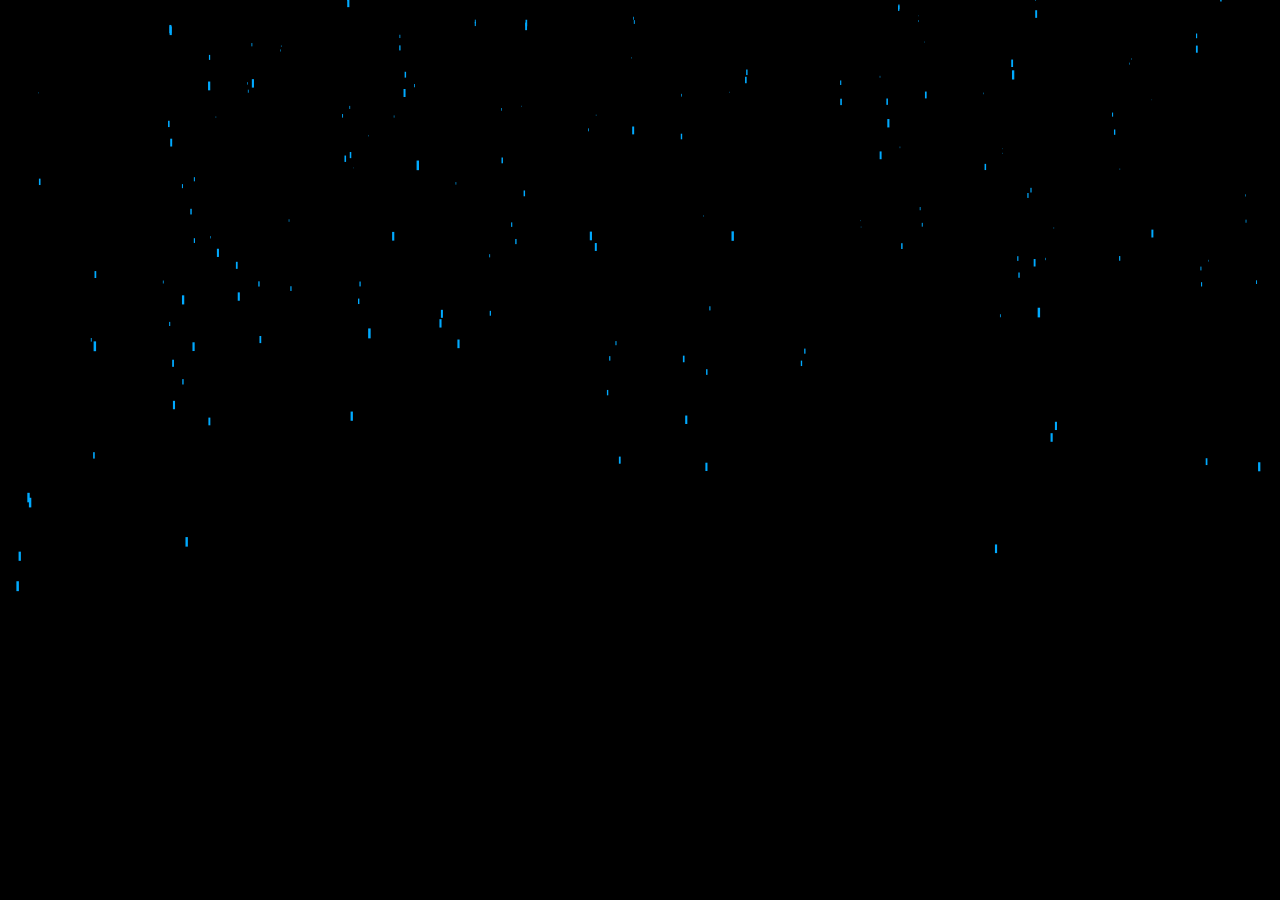
<file: blue partical rain/index.html>
<!DOCTYPE html>
<html lang="en">
<head>
    <meta charset="UTF-8">
    <meta name="viewport" content="width=device-width, initial-scale=1.0">
    <title>Document</title>
</head>
<body>
    <canvas id="canvas" style="position : absolute; top : 0px; left : 0px;"></canvas>
    <script type="text/javascript" src="http://sheepeuh.com/rain/dat.gui.js"></script>
    <script src="./script.js"></script>
</body>
</html>
</file>
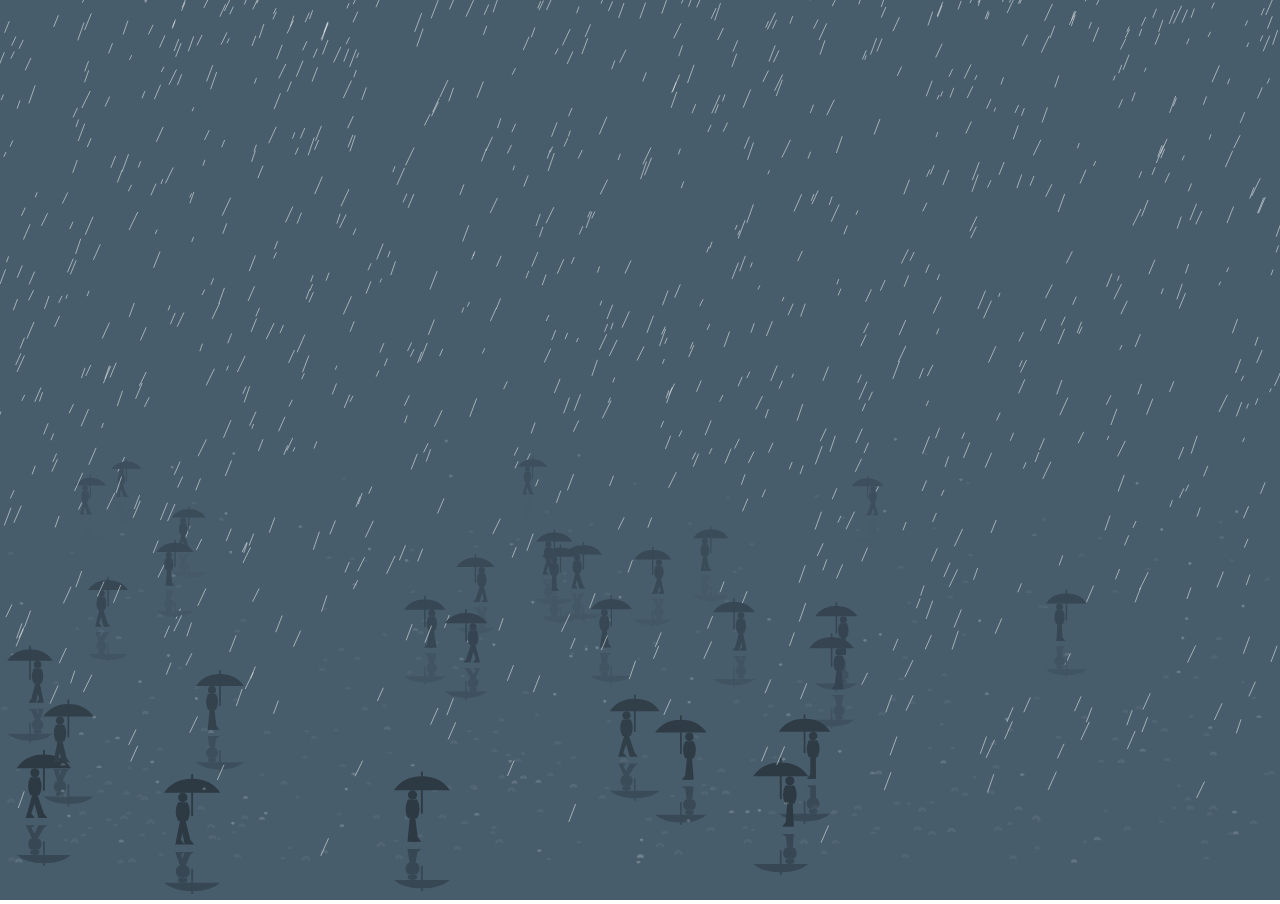
<file: rainy season/index.html>
<!DOCTYPE html>
<html lang="en">

<head>
    <meta charset="UTF-8">
    <meta name="viewport" content="width=device-width, initial-scale=1.0">
    <title>Document</title>
    <style>
        html,
        body {
            width: 100%;
            height: 100%;
            margin: 0;
            padding: 0;
            overflow: hidden;
        }

        .container {
            width: 100%;
            height: 100%;
            margin: 0;
            padding: 0;
        }
    </style>
    <script src="https://ajax.googleapis.com/ajax/libs/jquery/3.6.4/jquery.min.js"></script>
</head>

<body>
    <div id="jsi-rain-container" class="container"></div>
</body>
<script src="./script.js"></script>

</html>
</file>
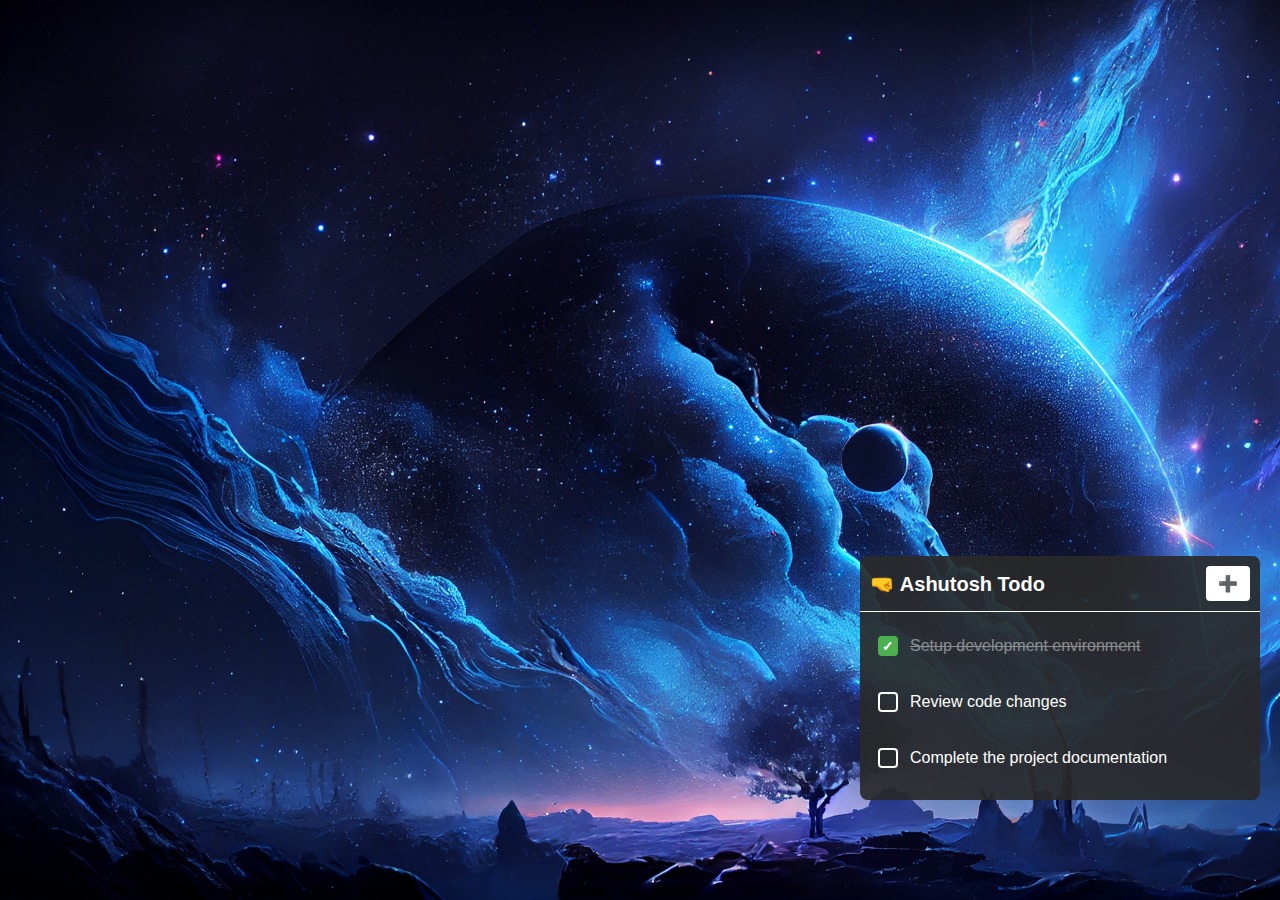
<file: Todo/index.html>
<!DOCTYPE html>
<html lang="en">
<head>
    <meta charset="UTF-8">
    <meta name="viewport" content="width=device-width, initial-scale=1.0">
    <title>Todo App</title>
    <link rel="stylesheet" href="style.css">
</head>
<body>
    <div class="todo-card">
        <div class="todo-header">
            <h1>🤜 Ashutosh Todo</h1>
            <button id="addBtn">➕</button>
        </div>
        <div class="todo-body">
            <!-- Add todo input field (initially hidden) -->
            <div class="add-todo-container" id="addTodoContainer">
                <div class="add-todo-input">
                    <input type="text" id="todoInput" placeholder="Enter your todo...">
                    <div class="add-todo-buttons">
                        <button id="saveBtn">✓</button>
                        <button id="cancelBtn">✕</button>
                    </div>
                </div>
            </div>

            <!-- Existing todos -->
            <div class="todo-item">
                <div class="todo-checkbox">
                    <input type="checkbox" id="todo1">
                </div>
                <div class="todo-text">
                    <p>Complete the project documentation</p>
                </div>
                <div class="todo-actions">
                    <button class="delete-btn">🗑️</button>
                </div>
            </div>
            <div class="todo-item">
                <div class="todo-checkbox">
                    <input type="checkbox" id="todo2">
                </div>
                <div class="todo-text">
                    <p>Review code changes</p>
                </div>
                <div class="todo-actions">
                    <button class="delete-btn">🗑️</button>
                </div>
            </div>
            <div class="todo-item completed">
                <div class="todo-checkbox">
                    <input type="checkbox" id="todo3" checked>
                </div>
                <div class="todo-text">
                    <p>Setup development environment</p>
                </div>
                <div class="todo-actions">
                    <button class="delete-btn">🗑️</button>
                </div>
            </div>
        </div>
    </div>

    <!-- Custom Alert Modal -->
    <div class="custom-alert-overlay" id="customAlertOverlay">
        <div class="custom-alert">
            <div class="custom-alert-header">
                <h3 id="customAlertTitle">Alert</h3>
            </div>
            <div class="custom-alert-body">
                <p id="customAlertMessage"></p>
            </div>
            <div class="custom-alert-footer">
                <button id="customAlertOk" class="alert-btn alert-btn-primary">OK</button>
                <button id="customAlertCancel" class="alert-btn alert-btn-secondary" style="display: none;">Cancel</button>
            </div>
        </div>
    </div>
</body>
<script src="./script.js"></script>
</html>
</file>
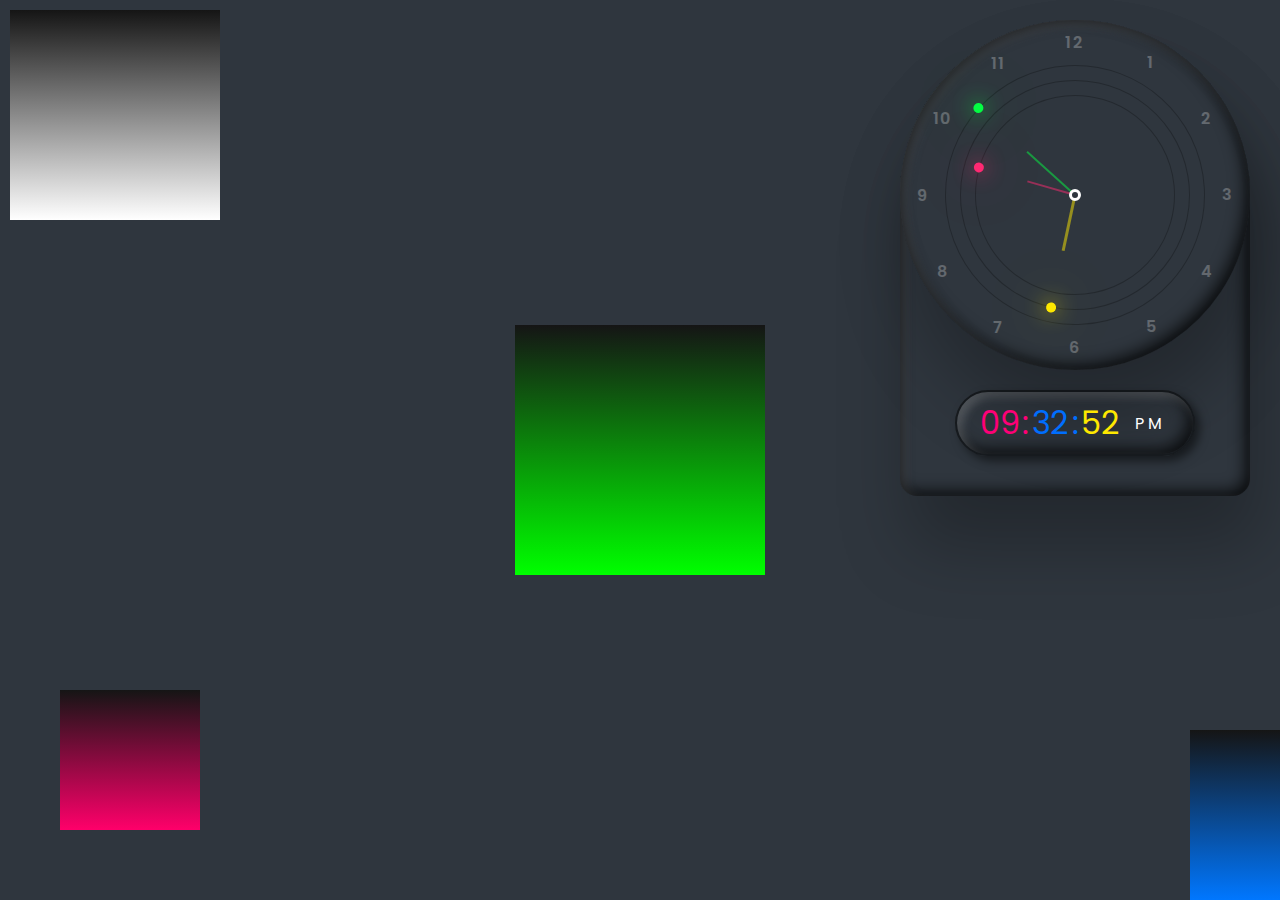
<file: clock/clock.html>
<!DOCTYPE html>
<html lang="en">

<head>
    <meta charset="UTF-8">
    <meta name="viewport" content="width=device-width, initial-scale=1.0">
    <title>Lively wallpaper</title>
    <meta name="description" content="Wallpaper with cubes and real-time clock">
    <link rel="stylesheet" href="style.css">
</head>

<body>

    <div class="cube" style="--cube-color: #0f0;">
        <div class="top"></div>
        <div>
            <span style="--i:0;"></span>
            <span style="--i:1;"></span>
            <span style="--i:2;"></span>
            <span style="--i:3;"></span>
        </div>
    </div>

    <div class="cube1" style="--cube-color: #ffffff;animation-duration: 7.4s;">
        <div class="top1"></div>
        <div>
            <span style="--i:0;"></span>
            <span style="--i:1;"></span>
            <span style="--i:2;"></span>
            <span style="--i:3;"></span>
        </div>
    </div>

    <div class="cube2" style="--cube-color: #0077ff;animation-duration: 9.9s;">
        <div class="top2"></div>
        <div>
            <span style="--i:0;"></span>
            <span style="--i:1;"></span>
            <span style="--i:2;"></span>
            <span style="--i:3;"></span>
        </div>
    </div>

    <div class="cube3" style="--cube-color: #ff006a;animation-duration: 5.9s;">
        <div class="top3"></div>
        <div>
            <span style="--i:0;"></span>
            <span style="--i:1;"></span>
            <span style="--i:2;"></span>
            <span style="--i:3;"></span>
        </div>
    </div>

    <div class="container">
        <!-- analog clock -->
        <div class="clock">

            <div class="circle" style="--clr: #04fc43;" id="sec"><i></i></div>
            <div class="circle circle2" style="--clr: #fee800;" id="min"><i></i></div>
            <div class="circle circle3" style="--clr: #ff2972;" id="hr"><i></i></div>
            
            <span style="--i:1;"><strong>1</strong></span>
            <span style="--i:2;"><strong>2</strong></span>
            <span style="--i:3;"><strong>3</strong></span>
            <span style="--i:4;"><strong>4</strong></span>
            <span style="--i:5;"><strong>5</strong></span>
            <span style="--i:6;"><strong>6</strong></span>
            <span style="--i:7;"><strong>7</strong></span>
            <span style="--i:8;"><strong>8</strong></span>
            <span style="--i:9;"><strong>9</strong></span>
            <span style="--i:10;"><strong>10</strong></span>
            <span style="--i:11;"><strong>11</strong></span>
            <span style="--i:12;"><strong>12</strong></span>
            
        </div>

        <!-- digital clock -->
        <div id="time">
            <div id="hour" style="--clr: #fe0077;">00</div>
            <div id="minute" style="--clr: #006efe;">00</div>
            <div id="second" style="--clr: #fee800;">00</div>
            <div id="ampm" style="--clr: #ffffff;">AM</div>
        </div>
    </div>
</body>
<script src="script.js"></script>
</html>
</file>
<file: Todo/style.css>
* {
	margin: 0;
	padding: 0;
	box-sizing: border-box;
}

*::selection {
	color: #fff200;
}

body {
	background: url(./bg.jpg) no-repeat;
	background-size: cover;
	display: flex;
	justify-content: end;
	align-items: end;
	min-height: 100vh;
	font-family: 'Poppins', sans-serif;

	.todo-card {
		width: 400px;
		background: #2a2929b3;
		border-radius: 8px;
		margin: 0 20px 100px 0;

		.todo-header {
			padding: 10px;
			background: #2a2929b3;
			border-bottom: 1px solid #fff;
			border-top-left-radius: 8px;
			border-top-right-radius: 8px;
			display: flex;
			justify-content: space-between;
			align-items: center;

			h1 {
				color: #fff;
				font-size: 20px;
			}

			button {
				background: #fff;
				border: none;
				outline: none;
				cursor: pointer;
				padding: 8px 12px;
				border-radius: 4px;
				font-size: 16px;
				transition: all 0.3s ease;

				&:hover {
					background: #f0f0f0;
					transform: scale(1.05);
				}
			}
		}

		.todo-body {
			padding: 10px;
			background: #2a2929b3;
			border-bottom-left-radius: 8px;
			border-bottom-right-radius: 8px;
			color: #fff;
			font-size: 16px;
			max-height: 500px;
			overflow-y: auto;

			.add-todo-container {
				display: none;
				margin-bottom: 12px;
				animation: slideDown 0.3s ease;

				&.show {
					display: block;
				}

				.add-todo-input {
					display: flex;
					align-items: center;
					gap: 8px;
					padding: 8px;
					background: rgba(255, 255, 255, 0.1);
					border-radius: 6px;
					border: 1px solid rgba(255, 255, 255, 0.2);

					input {
						flex: 1;
						background: transparent;
						border: none;
						outline: none;
						color: #fff;
						font-size: 14px;
						padding: 8px;

						&::placeholder {
							color: rgba(255, 255, 255, 0.6);
						}
					}

					.add-todo-buttons {
						display: flex;
						gap: 4px;

						button {
							background: transparent;
							border: 1px solid rgba(255, 255, 255, 0.3);
							color: #fff;
							cursor: pointer;
							padding: 6px 8px;
							border-radius: 4px;
							font-size: 12px;
							transition: all 0.3s ease;

							&#saveBtn {
								&:hover {
									background: #4CAF50;
									border-color: #4CAF50;
								}
							}

							&#cancelBtn {
								&:hover {
									background: #f44336;
									border-color: #f44336;
								}
							}
						}
					}
				}
			}

			.todo-item {
				display: flex;
				align-items: center;
				gap: 12px;
				padding: 12px 8px;
				border-radius: 6px;
				margin-bottom: 8px;
				transition: all 0.3s ease;
				animation: fadeIn 0.3s ease;

				&:hover {
					background: rgba(255, 255, 255, 0.05);

					.todo-actions {
						opacity: 1;
					}
				}

				.todo-checkbox {
					position: relative;
					display: flex;
					align-items: center;

					input[type="checkbox"] {
						appearance: none;
						width: 20px;
						height: 20px;
						border: 2px solid #fff;
						border-radius: 4px;
						background: transparent;
						cursor: pointer;
						position: relative;
						transition: all 0.3s ease;

						&:checked {
							background: #4CAF50;
							border-color: #4CAF50;
						}

						&:checked::after {
							content: '✓';
							position: absolute;
							top: 50%;
							left: 50%;
							transform: translate(-50%, -50%);
							color: white;
							font-size: 14px;
							font-weight: bold;
						}

						&:hover {
							border-color: #4CAF50;
							box-shadow: 0 0 8px rgba(76, 175, 80, 0.3);
						}
					}
				}

				.todo-text {
					flex: 1;

					p {
						margin: 0;
						line-height: 1.4;
						transition: all 0.3s ease;
					}
				}

				.todo-actions {
					opacity: 0;
					transition: opacity 0.3s ease;

					.delete-btn {
						background: transparent;
						border: none;
						color: #ff6b6b;
						cursor: pointer;
						padding: 4px;
						border-radius: 4px;
						font-size: 14px;
						transition: all 0.3s ease;

						&:hover {
							background: rgba(255, 107, 107, 0.2);
							transform: scale(1.1);
						}
					}
				}

				&.completed {
					.todo-text p {
						text-decoration: line-through;
						opacity: 0.6;
						color: #ccc;
					}
				}

				&.removing {
					animation: slideOut 0.3s ease forwards;
				}
			}
		}
	}


	.custom-alert-overlay {
		position: fixed;
		top: 0;
		left: 0;
		width: 100%;
		height: 100%;
		background: rgba(0, 0, 0, 0.7);
		display: flex;
		justify-content: center;
		align-items: center;
		z-index: 1000;
		opacity: 0;
		visibility: hidden;
		transition: all 0.3s ease;

		&.show {
			opacity: 1;
			visibility: visible;

			.custom-alert {
				transform: scale(1);
				opacity: 1;
			}
		}

		.custom-alert {
			background: #2a2929;
			border-radius: 12px;
			box-shadow: 0 20px 40px rgba(0, 0, 0, 0.3);
			min-width: 320px;
			max-width: 500px;
			transform: scale(0.8);
			opacity: 0;
			transition: all 0.3s ease;
			border: 1px solid rgba(255, 255, 255, 0.1);

			.custom-alert-header {
				padding: 20px 20px 10px 20px;
				border-bottom: 1px solid rgba(255, 255, 255, 0.1);

				h3 {
					color: #fff;
					font-size: 18px;
					font-weight: 600;
					margin: 0;
				}
			}

			.custom-alert-body {
				padding: 20px;

				p {
					color: rgba(255, 255, 255, 0.9);
					font-size: 14px;
					line-height: 1.5;
					margin: 0;
				}
			}

			.custom-alert-footer {
				padding: 10px 20px 20px 20px;
				display: flex;
				justify-content: flex-end;
				gap: 10px;

				.alert-btn {
					padding: 8px 16px;
					border: none;
					border-radius: 6px;
					cursor: pointer;
					font-size: 14px;
					font-weight: 500;
					transition: all 0.3s ease;
					min-width: 70px;

					&.alert-btn-primary {
						background: #4CAF50;
						color: white;

						&:hover {
							background: #45a049;
							transform: translateY(-1px);
							box-shadow: 0 4px 12px rgba(76, 175, 80, 0.3);
						}

						&:active {
							transform: translateY(0);
						}
					}

					&.alert-btn-secondary {
						background: transparent;
						color: rgba(255, 255, 255, 0.8);
						border: 1px solid rgba(255, 255, 255, 0.3);

						&:hover {
							background: rgba(255, 255, 255, 0.1);
							color: white;
							border-color: rgba(255, 255, 255, 0.5);
						}

						&:active {
							background: rgba(255, 255, 255, 0.05);
						}
					}
				}
			}
		}
	}
}

@keyframes slideDown {
	from {
		opacity: 0;
		transform: translateY(-10px);
	}

	to {
		opacity: 1;
		transform: translateY(0);
	}
}

@keyframes fadeIn {
	from {
		opacity: 0;
		transform: translateX(-10px);
	}

	to {
		opacity: 1;
		transform: translateX(0);
	}
}

@keyframes slideOut {
	to {
		opacity: 0;
		transform: translateX(100px);
		height: 0;
		padding: 0;
		margin: 0;
	}
}

/* Responsive Design for Custom Alert */
@media (max-width: 480px) {
	.custom-alert-overlay {
		padding: 20px;

		.custom-alert {
			min-width: auto;
			width: 100%;
			max-width: none;

			.custom-alert-footer {
				.alert-btn {
					flex: 1;
					min-width: auto;
				}
			}
		}
	}
}
</file>
<file: clock/style.css>
@import url('https://fonts.googleapis.com/css2?family=Poppins:wght@300;400;500;600;700&display=swap');

* {
    margin: 0;
    padding: 0;
    box-sizing: border-box;
    font-family: 'Poppins', sans-serif;
}

body {
    overflow: hidden;
    display: flex;
    justify-content: center;
    align-items: center;
    min-height: 100vh;
    background: #2f363e;
}

.cube {
    position: absolute;
    width: 250px;
    height: 250px;
    transform-style: preserve-3d;
    animation: animate 4s linear infinite;
}

@keyframes animate {
    0% {
        transform: rotateX(-30deg) rotateY(0deg);
    }

    100% {
        transform: rotateX(-30deg) rotateY(360deg);
    }
}


.cube div {
    position: absolute;
    width: 100%;
    height: 100%;
    transform-style: preserve-3d;
}

.cube div span {
    position: absolute;
    width: 100%;
    height: 100%;
    background: linear-gradient(#151515, var(--cube-color));
    transform: rotateY(calc(90deg * var(--i))) translateZ(125px);
}

.top {
    position: absolute;
    width: 250px;
    height: 250px;
    background: #222;
    transform: rotateX(90deg) translateZ(125px);
}

.top::before {
    content: '';
    position: absolute;
    width: 250px;
    height: 250px;
    background: var(--cube-color);
    transform: translateZ(-250px);
    filter: blur(10px);
    box-shadow: 0 0 10px rgba(0, 225, 0, 0.2) 0 0 20px rgba(0, 225, 0, 0.4) 0 0 30px rgba(0, 225, 0, 0.6) 0 0 40px rgba(0, 225, 0, 0.8) 0 0 50px rgba(0, 225, 0, 1);
}

/* pink cube */
.cube3 {
    position: absolute;
    width: 140px;
    height: 140px;
    bottom: 70px;
    left: 60px;
    transform-style: preserve-3d;
    animation: anti_animate 4s linear infinite;
}

@keyframes anti_animate {
    0% {
        transform: rotateX(-30deg) rotateY(360deg);
    }

    100% {
        transform: rotateX(-30deg) rotateY(0deg);
    }
}

.cube3 div {
    position: absolute;
    width: 100%;
    height: 100%;
    transform-style: preserve-3d;
}

.cube3 div span {
    position: absolute;
    width: 100%;
    height: 100%;
    background: linear-gradient(#151515, var(--cube-color));
    transform: rotateY(calc(90deg * var(--i))) translateZ(70px);
}

.top3 {
    position: absolute;
    width: 140px;
    height: 140px;
    background: #222;
    transform: rotateX(90deg) translateZ(70px);
}

.top3::before {
    content: '';
    position: absolute;
    width: 140px;
    height: 140px;
    background: var(--cube-color);
    transform: translateZ(-142px);
    filter: blur(10px);
    box-shadow: 0 0 10px rgba(255, 0, 200, 0.1) 0 0 20px rgba(255, 0, 200, 0.2) 0 0 30px rgba(255, 0, 200, 0.3) 0 0 40px rgba(255, 0, 200, 0.4) 0 0 50px rgba(255, 0, 200, 0.5) 0 0 60px rgba(255, 0, 200, 0.6) 0 0 70px rgba(255, 0, 200, 0.7) 0 0 80px rgba(255, 0, 200, 0.8) 0 0 90px rgba(255, 0, 200, 0.9) 0 0 100px rgba(255, 0, 200, 1);
}

/* blue cube */
.cube2 {
    position: absolute;
    width: 170px;
    height: 170px;
    bottom: 0;
    right: -80px;
    transform-style: preserve-3d;
    animation: anti_animate 4s linear infinite;
}


.cube2 div {
    position: absolute;
    width: 100%;
    height: 100%;
    transform-style: preserve-3d;
}

.cube2 div span {
    position: absolute;
    width: 100%;
    height: 100%;
    background: linear-gradient(#151515, var(--cube-color));
    transform: rotateY(calc(90deg * var(--i))) translateZ(85px);
}

.top2 {
    position: absolute;
    width: 170px;
    height: 170px;
    background: #222;
    transform: rotateX(90deg) translateZ(85px);
}

.top2::before {
    content: '';
    position: absolute;
    width: 170px;
    height: 170px;
    background: var(--cube-color);
    transform: translateZ(-170px);
    filter: blur(10px);
    box-shadow: 0 0 10px rgba(0, 0, 255, 0.1) 0 0 20px rgba(0, 0, 255, 0.2) 0 0 30px rgba(0, 0, 255, 0.3) 0 0 40px rgba(0, 0, 255, 0.4) 0 0 50px rgba(0, 0, 255, 0.5) 0 0 60px rgba(0, 0, 255, 0.6) 0 0 70px rgba(0, 0, 255, 0.7) 0 0 80px rgba(0, 0, 255, 0.8) 0 0 90px rgba(0, 0, 255, 0.9) 0 0 100px rgba(0, 0, 255, 1);
}

/* red cube */
.cube1 {
    position: absolute;
    width: 210px;
    height: 210px;
    top: 10px;
    left: 10px;
    transform-style: preserve-3d;
    animation: animate 4s linear infinite;
}


.cube1 div {
    position: absolute;
    width: 100%;
    height: 100%;
    transform-style: preserve-3d;
}

.cube1 div span {
    position: absolute;
    width: 100%;
    height: 100%;
    background: linear-gradient(#151515, var(--cube-color));
    transform: rotateY(calc(90deg * var(--i))) translateZ(105px);
}

.top1 {
    position: absolute;
    width: 210px;
    height: 210px;
    background: #222;
    transform: rotateX(90deg) translateZ(105px);
}

.top1::before {
    content: '';
    position: absolute;
    width: 210px;
    height: 210px;
    background: var(--cube-color);
    transform: translateZ(-210px);
    filter: blur(10px);
    box-shadow: 0 0 10px rgba(255, 0, 0, 0.1) 0 0 20px rgba(255, 0, 0, 0.2) 0 0 30px rgba(255, 0, 0, 0.3) 0 0 40px rgba(255, 0, 0, 0.4) 0 0 50px rgba(255, 0, 0, 0.5) 0 0 60px rgba(255, 0, 0, 0.6) 0 0 70px rgba(255, 0, 0, 0.7) 0 0 80px rgba(255, 0, 0, 0.8) 0 0 90px rgba(255, 0, 0, 0.9) 0 0 100px rgba(255, 0, 0, 1);
}


/* clock */
.container{
    position: absolute;
    top: 20px;
    right: 30px;
    background: #2f363e;
    border-radius: 20px;
    border-top-left-radius: 200px;
    border-top-right-radius: 200px;
    box-shadow: 10px 50px 70px rgba(0, 0, 0, 0.25),
        inset 5px 5px 10px rgba(0, 0, 0, 0.5),
        inset 5px 5px 10px rgba(255, 255, 255, 0.2),
        inset -5px -5px 15px rgba(0, 0, 0, 0.75);
    display: flex;
    justify-content: center;
    align-items: center;
    flex-direction: column;
}

.clock{
    position: relative;
    width: 350px;
    height: 350px;
    background: #2f363e;
    border-radius: 50%;
    box-shadow: 10px 50px 70px rgba(0, 0, 0, 0.25),
        inset 5px 5px 10px rgba(0, 0, 0, 0.5),
        inset 5px 5px 10px rgba(255, 255, 255, 0.2),
        inset -5px -5px 15px rgba(0, 0, 0, 0.75);
        display: flex;
        justify-content: center;
        align-items: center;
}

.clock::before{
    content: '';
    position: absolute;
    width: 6px;
    height: 6px;
    background: #2f363e;
    border-radius: 50%;
    border: 3px solid #fff;
    z-index: 99;
}

.clock span{
    position: absolute;
    inset: 10px;
    color: #fff;
    text-align: center;
    transform: rotate(calc(30deg * var(--i)));
}

.clock span strong{
    font-size: 1em;
    opacity: 0.25;
    font-weight: 600;
    letter-spacing: 0.1em;
    display: inline-block;
    transform: rotate(calc(-30deg * var(--i)));
}

.circle {
    position: absolute;
    width: 260px;
    height: 260px;
    border-radius: 50%;
    border: 1px solid rgba(0, 0, 0, 0.25);
    display: flex;
    justify-content: center;
    align-items: flex-start;
    z-index: 10;
}

.circle i{
    position: absolute;
    width: 4px;
    height: 50%;
    background: var(--clr);
    opacity: 0.5;
    transform-origin: bottom;
    transform: scale(0.5);
    z-index: 9;
}

.circle:nth-child(1) i{
    width: 4px;
}

.circle:nth-child(2) i{
    width: 6px;
}

.circle2{
    width: 230px;
    height: 230px;
}

.circle3{
    width: 200px;
    height: 200px;
}

.circle::before{
    content: '';
    position: absolute;
    top: -6px;
    width: 10px;
    height: 10px;
    border-radius: 50%;
    background: var(--clr);
    box-shadow: 0 0 20px var(--clr),
        0 0 60px var(--clr);
    border-radius: 50%;
}

/* digital clock */
#time{
    margin-top: 20px;
    margin-bottom: 40px;
    display: flex;
    padding: 7px 18px;
    font-size: 2em;
    font-weight: 600;
    border: 2px solid rgba(0, 0, 0, 0.5);
    border-radius: 40px;
    box-shadow: 5px 5px 10px rgba(0, 0, 0, 0.5),
        inset 5px 5px 10px rgba(255, 255, 255, 0.2),
        inset -5px -5px 15px rgba(0, 0, 0, 0.75);
}

#time div{
    position: relative;
    width: 50px;
    text-align: center;
    color: var(--clr);
    font-weight: 400;
}

#time div:nth-child(1)::after,
#time div:nth-child(2)::after{
    content: ':';
    position: absolute;
    right: -4px;
}

#time div:nth-child(2)::after{
    bottom: 0;
    animation: clock_animate 1s steps(1) infinite;
}

@keyframes clock_animate {
    0%{
        opacity: 1;
    }
    50%{
        opacity: 0;
    }
}

#time div:last-child{
    font-size: 0.5em;
    letter-spacing: 0.2em;
    color: #fff;
    display: flex;
    justify-content: center;
    align-items: center;
}
</file>
